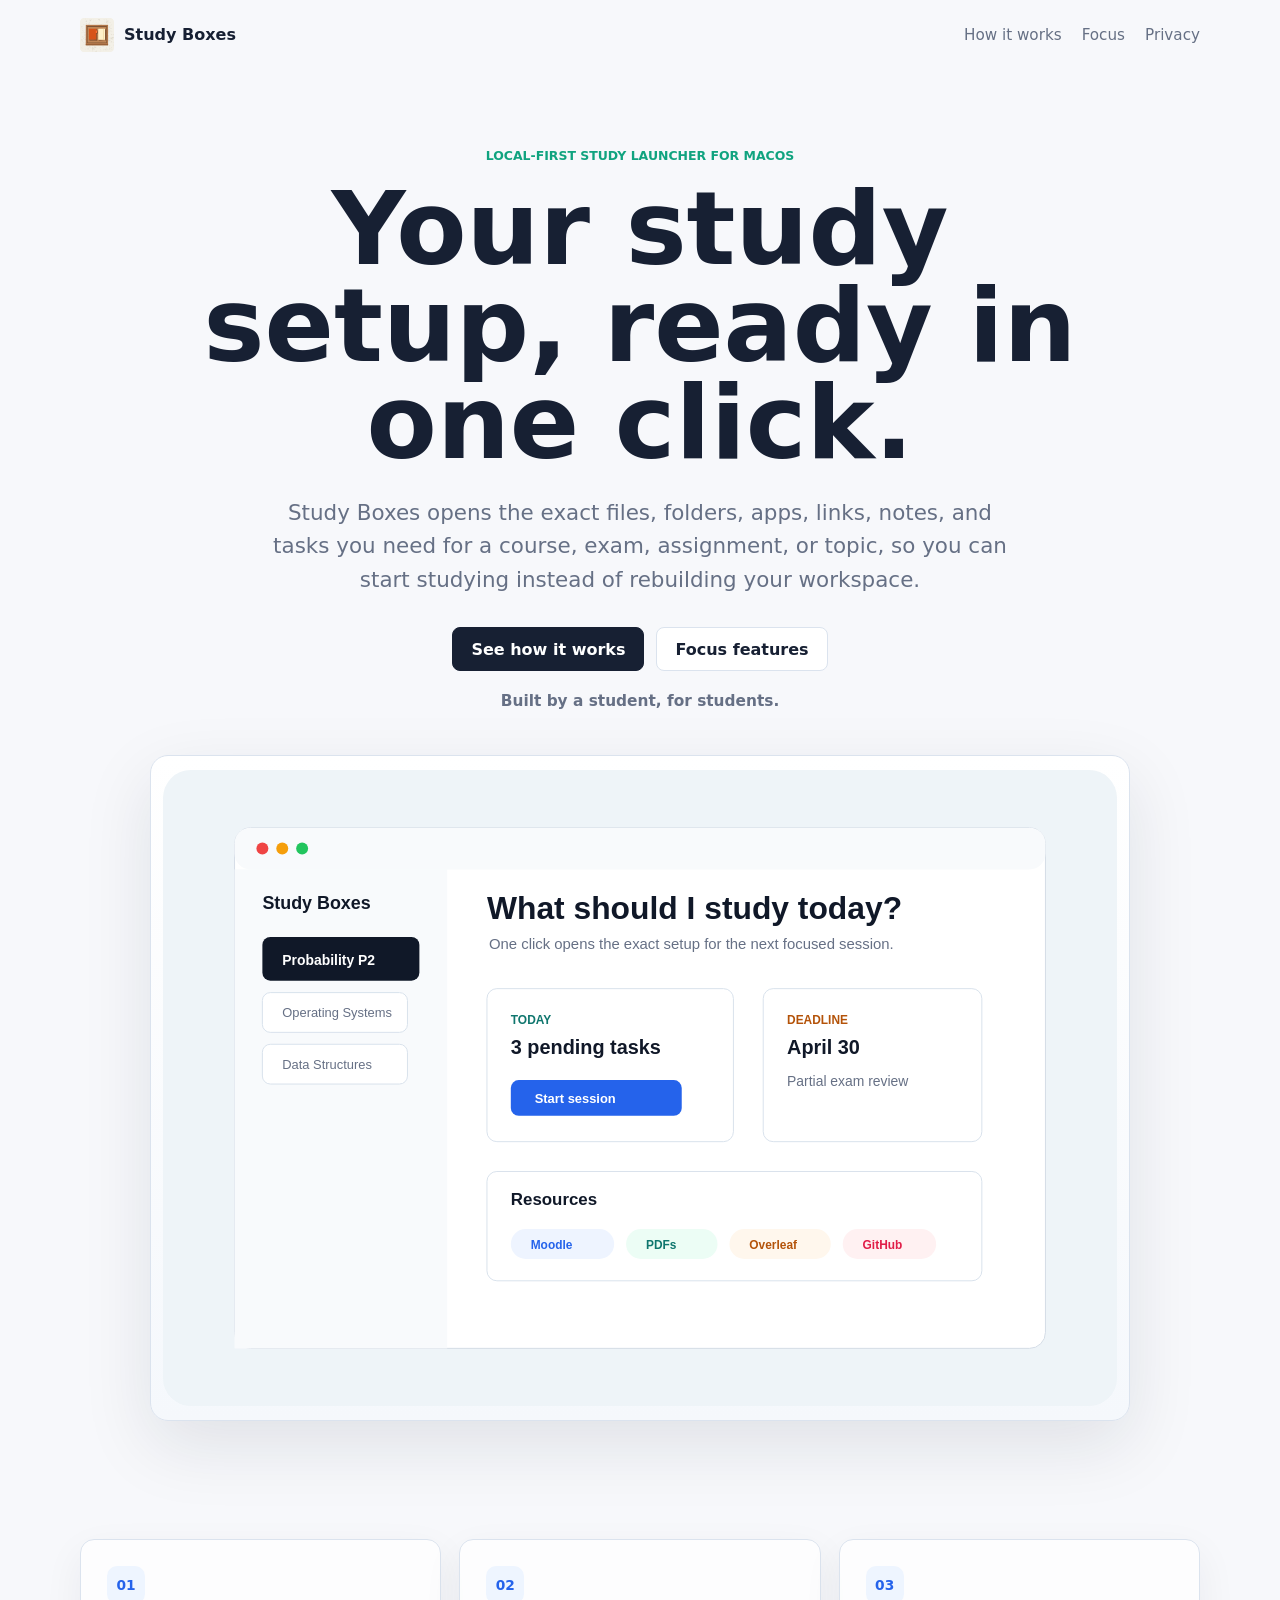
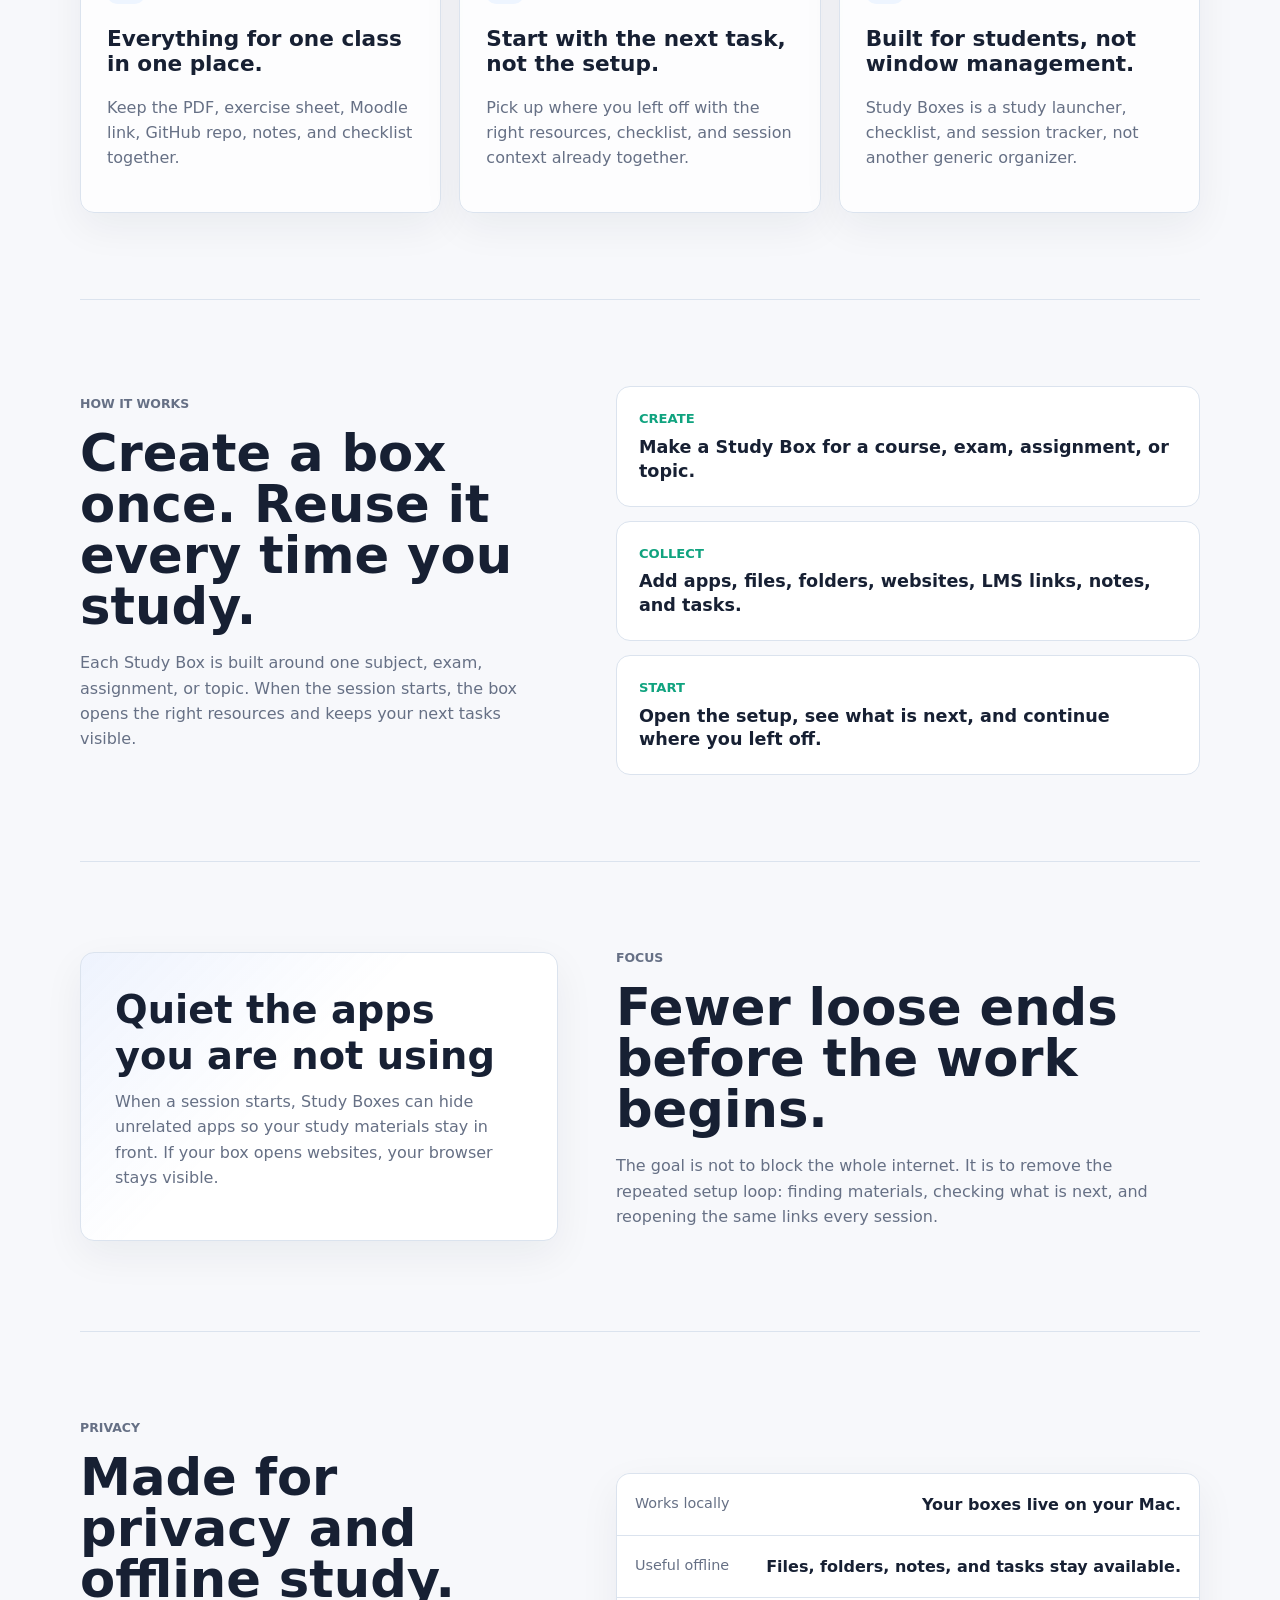
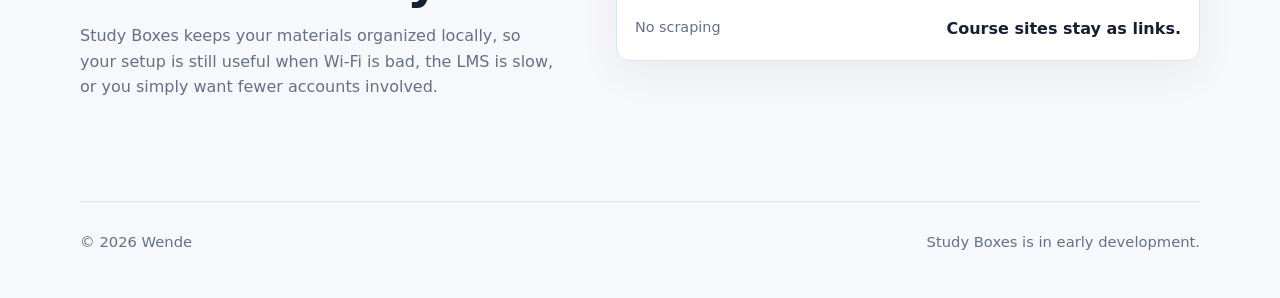
<file: docs/index.html>
<!doctype html>
<html lang="en">
  <head>
    <meta charset="utf-8">
    <meta name="viewport" content="width=device-width, initial-scale=1">
    <meta name="description" content="Study Boxes, a local-first macOS menu bar app for focused study setups.">
    <meta name="theme-color" content="#f3f0e7" media="(prefers-color-scheme: light)">
    <meta name="theme-color" content="#152128" media="(prefers-color-scheme: dark)">
    <title>Study Boxes | Wende</title>
    <link rel="icon" href="assets/favicon.ico" sizes="any">
    <link rel="icon" href="assets/favicon-light.svg" type="image/svg+xml" media="(prefers-color-scheme: light)">
    <link rel="icon" href="assets/favicon-dark.svg" type="image/svg+xml" media="(prefers-color-scheme: dark)">
    <link rel="apple-touch-icon" href="assets/apple-touch-icon.png">
    <link rel="manifest" href="assets/site.webmanifest">
    <link rel="stylesheet" href="styles.css">
  </head>
  <body>
    <header class="site-header">
      <a class="brand" href="index.html" aria-label="Study Boxes home">
        <picture>
          <source srcset="assets/favicon-dark.svg" media="(prefers-color-scheme: dark)">
          <img src="assets/favicon-light.svg" width="34" height="34" alt="">
        </picture>
        <span>Study Boxes</span>
      </a>

      <nav class="nav" aria-label="Main navigation">
        <a href="#how">How it works</a>
        <a href="#focus">Focus</a>
        <a href="#build">Privacy</a>
      </nav>
    </header>

    <main id="top">
      <section class="hero-clean section">
        <p class="kicker">Local-first study launcher for macOS</p>
        <h1>Your study setup, ready in one click.</h1>
        <p class="lead">
          Study Boxes opens the exact files, folders, apps, links, notes, and tasks you need for a
          course, exam, assignment, or topic, so you can start studying instead of rebuilding your workspace.
        </p>
        <div class="actions" aria-label="Page actions">
          <a class="button primary" href="#how">See how it works</a>
          <a class="button" href="#focus">Focus features</a>
        </div>
        <p class="student-note">Built by a student, for students.</p>

        <figure class="hero-visual">
          <img src="assets/study-boxes-preview.svg" width="960" height="640" alt="Study Boxes app dashboard preview">
        </figure>
      </section>

      <section class="section benefit-grid" aria-label="Study Boxes benefits">
        <article>
          <span class="benefit-icon" aria-hidden="true">01</span>
          <h2>Everything for one class in one place.</h2>
          <p>Keep the PDF, exercise sheet, Moodle link, GitHub repo, notes, and checklist together.</p>
        </article>

        <article>
          <span class="benefit-icon" aria-hidden="true">02</span>
          <h2>Start with the next task, not the setup.</h2>
          <p>Pick up where you left off with the right resources, checklist, and session context already together.</p>
        </article>

        <article>
          <span class="benefit-icon" aria-hidden="true">03</span>
          <h2>Built for students, not window management.</h2>
          <p>Study Boxes is a study launcher, checklist, and session tracker, not another generic organizer.</p>
        </article>
      </section>

      <section id="how" class="section split-section">
        <div class="section-copy">
          <p class="kicker">How it works</p>
          <h2>Create a box once. Reuse it every time you study.</h2>
          <p>
            Each Study Box is built around one subject, exam, assignment, or topic. When the
            session starts, the box opens the right resources and keeps your next tasks visible.
          </p>
        </div>

        <ol class="steps">
          <li>
            <span>Create</span>
            <strong>Make a Study Box for a course, exam, assignment, or topic.</strong>
          </li>
          <li>
            <span>Collect</span>
            <strong>Add apps, files, folders, websites, LMS links, notes, and tasks.</strong>
          </li>
          <li>
            <span>Start</span>
            <strong>Open the setup, see what is next, and continue where you left off.</strong>
          </li>
        </ol>
      </section>

      <section id="focus" class="section split-section reverse">
        <div class="section-copy">
          <p class="kicker">Focus</p>
          <h2>Fewer loose ends before the work begins.</h2>
          <p>
            The goal is not to block the whole internet. It is to remove the repeated setup loop:
            finding materials, checking what is next, and reopening the same links every session.
          </p>
        </div>

        <div class="focus-card">
          <h3>Quiet the apps you are not using</h3>
          <p>
            When a session starts, Study Boxes can hide unrelated apps so your study materials stay
            in front. If your box opens websites, your browser stays visible.
          </p>
        </div>
      </section>

      <section id="build" class="section privacy-section">
        <div>
          <p class="kicker">Privacy</p>
          <h2>Made for privacy and offline study.</h2>
          <p>
            Study Boxes keeps your materials organized locally, so your setup is still useful when
            Wi-Fi is bad, the LMS is slow, or you simply want fewer accounts involved.
          </p>
        </div>

        <ul class="privacy-list">
          <li><span>Works locally</span><strong>Your boxes live on your Mac.</strong></li>
          <li><span>Useful offline</span><strong>Files, folders, notes, and tasks stay available.</strong></li>
          <li><span>No scraping</span><strong>Course sites stay as links.</strong></li>
        </ul>
      </section>
    </main>

    <footer class="site-footer">
      <span>&copy; <span data-year></span> Wende</span>
      <span>Study Boxes is in early development.</span>
    </footer>

    <script src="script.js"></script>
  </body>
</html>
</file>
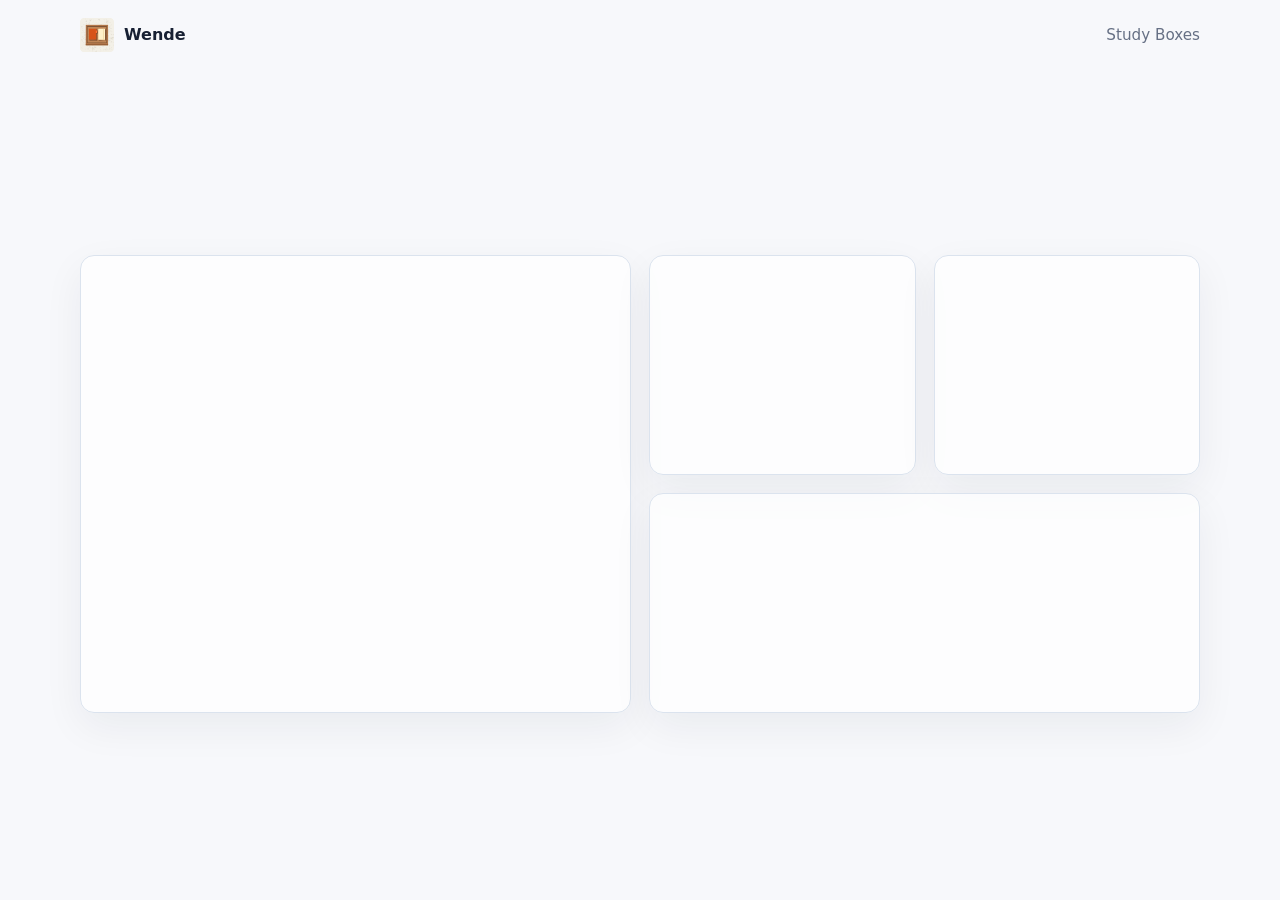
<file: docs/cv/index.html>
<!doctype html>
<html lang="en">
  <head>
    <meta charset="utf-8">
    <meta name="viewport" content="width=device-width, initial-scale=1">
    <meta name="robots" content="noindex">
    <meta name="theme-color" content="#f3f0e7" media="(prefers-color-scheme: light)">
    <meta name="theme-color" content="#152128" media="(prefers-color-scheme: dark)">
    <title>Wende | CV</title>
    <link rel="icon" href="../assets/favicon.ico" sizes="any">
    <link rel="icon" href="../assets/favicon-light.svg" type="image/svg+xml" media="(prefers-color-scheme: light)">
    <link rel="icon" href="../assets/favicon-dark.svg" type="image/svg+xml" media="(prefers-color-scheme: dark)">
    <link rel="apple-touch-icon" href="../assets/apple-touch-icon.png">
    <link rel="manifest" href="../assets/site.webmanifest">
    <link rel="stylesheet" href="../styles.css">
  </head>
  <body>
    <header class="site-header">
      <a class="brand" href="../index.html" aria-label="Study Boxes home">
        <picture>
          <source srcset="../assets/favicon-dark.svg" media="(prefers-color-scheme: dark)">
          <img src="../assets/favicon-light.svg" width="34" height="34" alt="">
        </picture>
        <span>Wende</span>
      </a>

      <nav class="nav" aria-label="Main navigation">
        <a href="../index.html">Study Boxes</a>
      </nav>
    </header>

    <main>
      <section class="section cv-blank" aria-label="Blank CV layout">
        <div class="blank-box large"></div>
        <div class="blank-box"></div>
        <div class="blank-box"></div>
        <div class="blank-box wide"></div>
      </section>
    </main>
  </body>
</html>
</file>
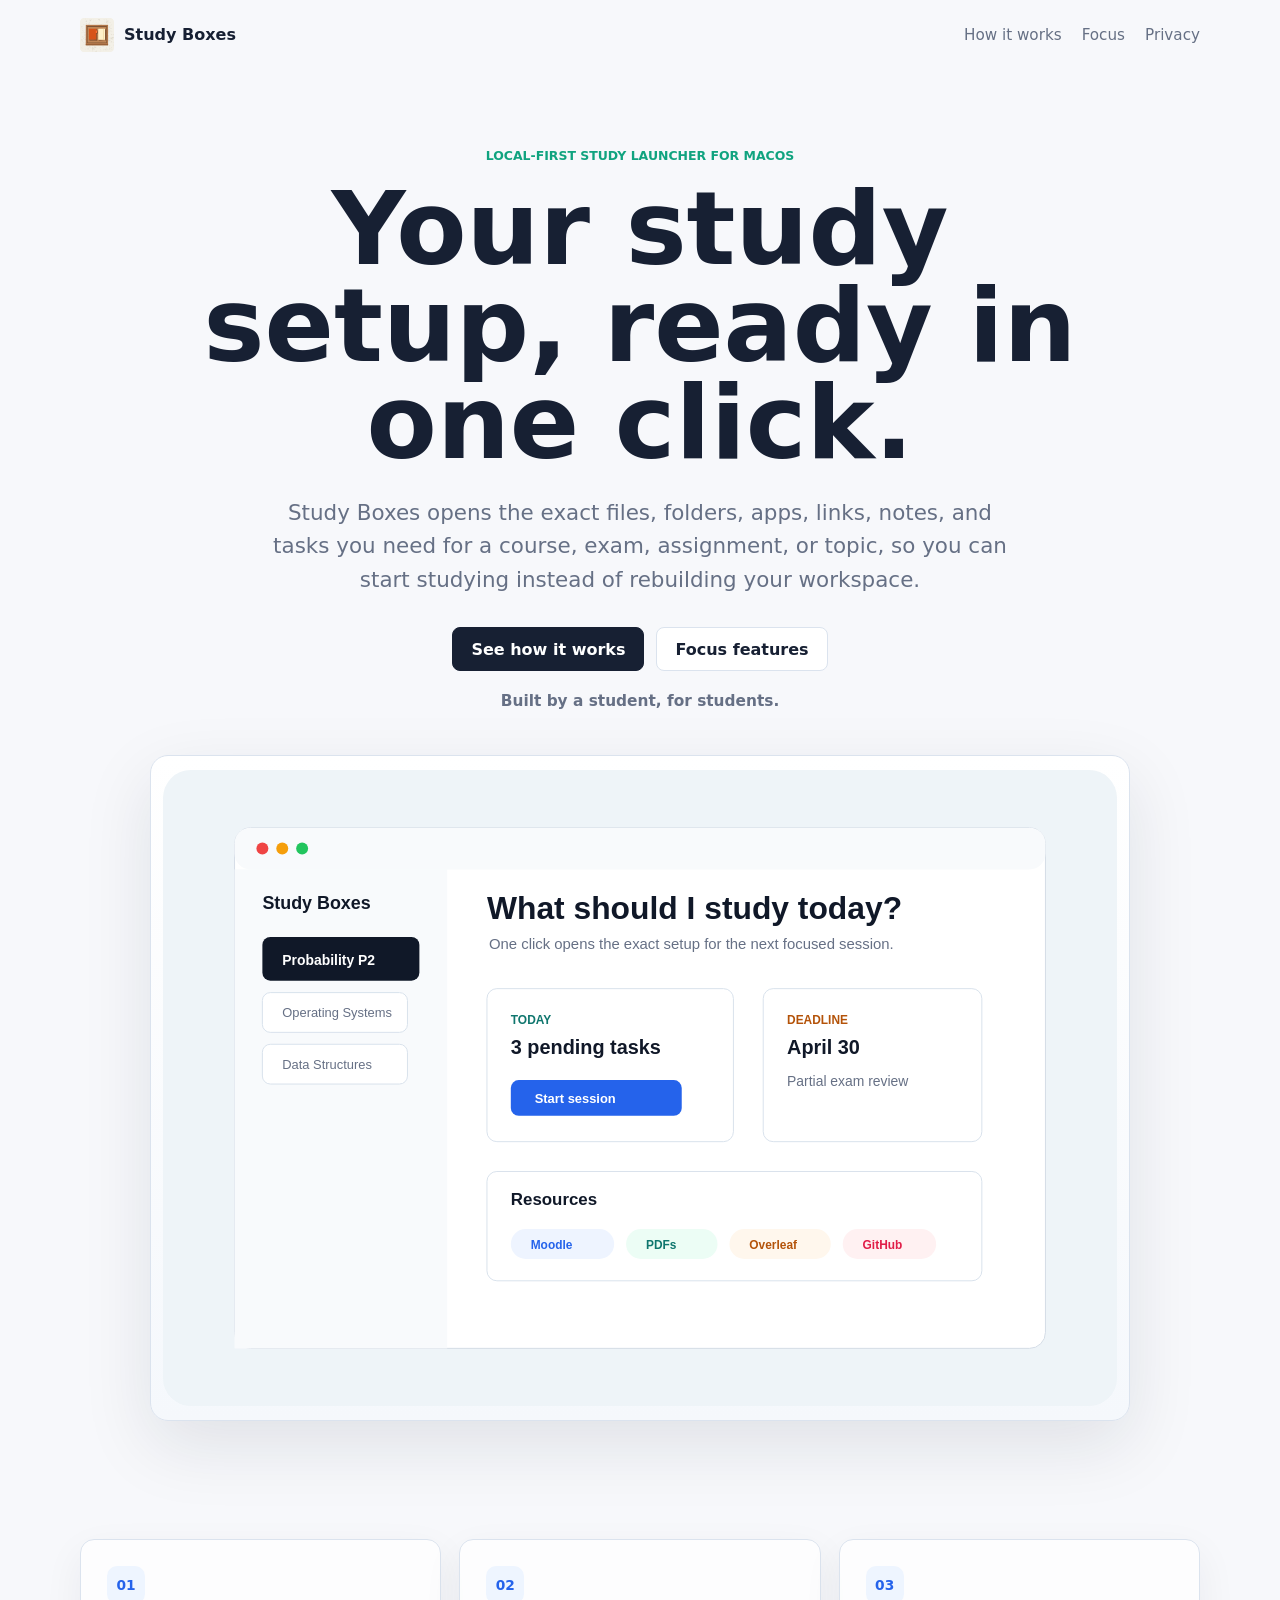
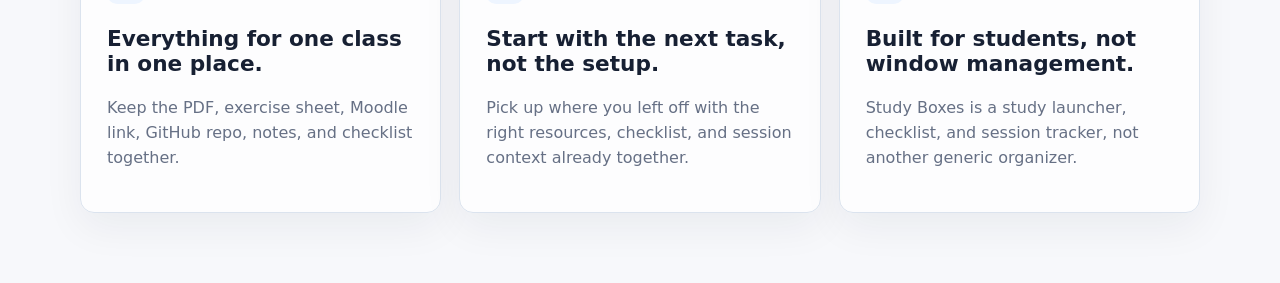
<file: docs/study-boxes.html>
<!doctype html>
<html lang="en">
  <head>
    <meta charset="utf-8">
    <meta http-equiv="refresh" content="0; url=index.html">
    <meta name="viewport" content="width=device-width, initial-scale=1">
    <title>Study Boxes</title>
    <link rel="canonical" href="index.html">
  </head>
  <body>
    <p><a href="index.html">Study Boxes has moved to the homepage.</a></p>
  </body>
</html>
</file>
<file: docs/styles.css>
:root {
  color-scheme: light;
  --bg: #f7f8fb;
  --paper: #ffffff;
  --ink: #172033;
  --muted: #667085;
  --line: #dbe3ee;
  --blue: #2563eb;
  --green: #10a37f;
  --wash: #edf3fb;
  --soft-blue: #eef5ff;
  --shadow: 0 24px 70px rgba(23, 32, 51, 0.10);
}

* {
  box-sizing: border-box;
}

html {
  scroll-behavior: smooth;
}

body {
  margin: 0;
  background: var(--bg);
  color: var(--ink);
  font-family:
    ui-sans-serif, system-ui, -apple-system, BlinkMacSystemFont, "Segoe UI",
    sans-serif;
  line-height: 1.58;
}

a {
  color: inherit;
  text-decoration-color: rgba(37, 99, 235, 0.35);
  text-underline-offset: 0.18em;
}

a:hover {
  color: var(--blue);
}

img {
  display: block;
  max-width: 100%;
}

.site-header,
.section,
.site-footer {
  width: min(1120px, calc(100% - 40px));
  margin-inline: auto;
}

.site-header {
  position: sticky;
  top: 0;
  z-index: 10;
  display: flex;
  align-items: center;
  justify-content: space-between;
  gap: 24px;
  padding: 18px 0;
  background: rgba(247, 248, 251, 0.86);
  backdrop-filter: blur(18px);
}

.brand,
.nav,
.actions {
  display: flex;
  align-items: center;
}

.brand {
  gap: 10px;
  color: var(--ink);
  font-weight: 760;
  text-decoration: none;
}

.brand img {
  width: 34px;
  height: 34px;
}

.nav {
  gap: 20px;
  color: var(--muted);
  font-size: 0.95rem;
}

.nav a {
  text-decoration: none;
}

.section {
  padding: 86px 0;
}

.hero-clean {
  min-height: calc(100vh - 72px);
  display: grid;
  justify-items: center;
  align-content: center;
  text-align: center;
  padding-top: 76px;
}

.kicker {
  margin: 0 0 14px;
  color: var(--green);
  font-size: 0.78rem;
  font-weight: 780;
  letter-spacing: 0;
  text-transform: uppercase;
}

h1,
h2,
h3,
p {
  margin-top: 0;
}

h1 {
  max-width: 900px;
  margin-bottom: 24px;
  font-size: clamp(3.25rem, 8vw, 7.4rem);
  line-height: 0.95;
  letter-spacing: 0;
}

h2 {
  margin-bottom: 18px;
  font-size: clamp(2rem, 4vw, 4rem);
  line-height: 1;
  letter-spacing: 0;
}

h3 {
  margin-bottom: 10px;
  font-size: 1.2rem;
  line-height: 1.2;
}

.lead {
  max-width: 760px;
  margin-bottom: 0;
  color: var(--muted);
  font-size: clamp(1.12rem, 1.7vw, 1.34rem);
}

.actions {
  flex-wrap: wrap;
  justify-content: center;
  gap: 12px;
  margin-top: 30px;
}

.button {
  min-height: 44px;
  display: inline-flex;
  align-items: center;
  justify-content: center;
  border: 1px solid var(--line);
  border-radius: 8px;
  padding: 0 18px;
  background: var(--paper);
  color: var(--ink);
  font: inherit;
  font-weight: 730;
  text-decoration: none;
  cursor: pointer;
}

.button:hover {
  border-color: rgba(37, 99, 235, 0.48);
  color: var(--blue);
}

.button.primary {
  border-color: var(--ink);
  background: var(--ink);
  color: #ffffff;
}

.button.primary:hover {
  border-color: var(--blue);
  background: var(--blue);
  color: #ffffff;
}

.hero-visual {
  width: min(980px, 100%);
  margin: 42px 0 0;
  border: 1px solid var(--line);
  border-radius: 18px;
  padding: 12px;
  background: linear-gradient(180deg, #ffffff, #f5f8fc);
  box-shadow: var(--shadow);
}

.student-note {
  margin: 18px 0 0;
  color: var(--muted);
  font-size: 0.96rem;
  font-weight: 700;
}

.hero-visual img {
  border-radius: 12px;
}

.benefit-grid {
  display: grid;
  grid-template-columns: repeat(3, minmax(0, 1fr));
  gap: 18px;
  padding-top: 32px;
}

.benefit-grid article,
.focus-card,
.privacy-list {
  border: 1px solid var(--line);
  border-radius: 14px;
  background: rgba(255, 255, 255, 0.76);
  box-shadow: 0 14px 40px rgba(23, 32, 51, 0.06);
}

.benefit-grid article {
  padding: 26px;
}

.benefit-icon {
  display: inline-grid;
  width: 38px;
  height: 38px;
  place-items: center;
  margin-bottom: 22px;
  border-radius: 10px;
  background: var(--soft-blue);
  color: var(--blue);
  font-size: 0.86rem;
  font-weight: 800;
}

.benefit-grid h2 {
  font-size: 1.35rem;
  line-height: 1.16;
}

.benefit-grid p,
.section-copy p,
.focus-card p,
.privacy-section p,
.timeline p,
.cv-intro p,
.contact p {
  color: var(--muted);
}

.split-section,
.privacy-section,
.cv-intro {
  display: grid;
  grid-template-columns: minmax(0, 0.9fr) minmax(320px, 1.1fr);
  gap: 58px;
  align-items: center;
}

.split-section,
.privacy-section {
  border-top: 1px solid var(--line);
}

.reverse .section-copy {
  order: 2;
}

.section-copy {
  max-width: 560px;
}

.steps {
  display: grid;
  gap: 14px;
  margin: 0;
  padding: 0;
  list-style: none;
  counter-reset: step;
}

.steps li {
  display: grid;
  gap: 6px;
  border: 1px solid var(--line);
  border-radius: 14px;
  padding: 22px;
  background: var(--paper);
}

.steps span {
  color: var(--green);
  font-size: 0.82rem;
  font-weight: 780;
  text-transform: uppercase;
}

.steps strong {
  font-size: 1.1rem;
  line-height: 1.35;
}

.focus-card {
  padding: 34px;
  background:
    linear-gradient(135deg, rgba(37, 99, 235, 0.08), transparent 44%),
    var(--paper);
}

.focus-card h3 {
  font-size: clamp(1.55rem, 3vw, 2.6rem);
}

.privacy-list,
.quick-facts,
.spec-list {
  display: grid;
  gap: 1px;
  overflow: hidden;
  margin: 0;
  padding: 0;
  border: 1px solid var(--line);
  border-radius: 14px;
  background: var(--line);
  list-style: none;
}

.privacy-list li,
.quick-facts div,
.spec-list li {
  display: flex;
  justify-content: space-between;
  gap: 18px;
  padding: 18px;
  background: var(--paper);
}

.privacy-list span,
.quick-facts dt,
.spec-list span,
time {
  color: var(--muted);
  font-size: 0.9rem;
}

.privacy-list strong,
.spec-list strong {
  text-align: right;
}

.site-footer {
  display: flex;
  justify-content: space-between;
  gap: 20px;
  padding: 28px 0 44px;
  border-top: 1px solid var(--line);
  color: var(--muted);
  font-size: 0.92rem;
}

/* CV page */
.hero {
  min-height: 78vh;
  display: grid;
  grid-template-columns: minmax(0, 1fr) 310px;
  gap: 56px;
  align-items: end;
  border-bottom: 1px solid var(--line);
}

.cv-hero {
  min-height: 64vh;
  grid-template-columns: minmax(0, 900px);
  align-items: center;
}

.hero-copy {
  align-self: center;
}

.quick-facts {
  padding: 0;
}

.quick-facts dd {
  margin: 0;
  font-weight: 720;
  text-align: right;
}

.cv-board {
  display: grid;
  grid-template-columns: repeat(6, 1fr);
  gap: 16px;
}

.cv-card {
  grid-column: span 3;
  border: 1px solid var(--line);
  border-radius: 14px;
  padding: 26px;
  background: rgba(255, 255, 255, 0.92);
  box-shadow: 0 14px 40px rgba(23, 32, 51, 0.06);
}

.cv-card h2 {
  font-size: 1.35rem;
}

.timeline,
.plain-list {
  display: grid;
  gap: 12px;
}

.tag-list,
.plain-list {
  margin: 0;
  padding: 0;
  list-style: none;
}

.tag-list {
  display: flex;
  flex-wrap: wrap;
  gap: 10px;
}

.tag-list li {
  border: 1px solid var(--line);
  border-radius: 999px;
  padding: 8px 12px;
  background: var(--wash);
  color: var(--muted);
  font-size: 0.92rem;
}

.contact {
  margin-bottom: 52px;
  border: 1px solid var(--line);
  border-radius: 14px;
  padding: 42px;
  background: var(--paper);
  box-shadow: 0 14px 40px rgba(23, 32, 51, 0.06);
}

.cv-blank {
  min-height: calc(100vh - 72px);
  display: grid;
  grid-template-columns: repeat(4, minmax(0, 1fr));
  grid-auto-rows: minmax(180px, auto);
  gap: 18px;
  align-content: center;
}

.blank-box {
  min-height: 220px;
  border: 1px solid var(--line);
  border-radius: 14px;
  background: rgba(255, 255, 255, 0.72);
  box-shadow: 0 14px 40px rgba(23, 32, 51, 0.06);
}

.blank-box.large {
  grid-column: span 2;
  grid-row: span 2;
  min-height: 420px;
}

.blank-box.wide {
  grid-column: span 2;
}

@media (max-width: 860px) {
  .site-header,
  .site-footer {
    align-items: flex-start;
    flex-direction: column;
  }

  .section {
    padding: 58px 0;
  }

  .hero-clean {
    min-height: auto;
    padding-top: 72px;
  }

  .benefit-grid,
  .split-section,
  .privacy-section,
  .cv-intro,
  .hero,
  .cv-hero {
    grid-template-columns: 1fr;
    gap: 28px;
  }

  .reverse .section-copy {
    order: 0;
  }

  .cv-card {
    grid-column: span 6;
  }

  .privacy-list li,
  .quick-facts div,
  .spec-list li {
    flex-direction: column;
    gap: 4px;
  }

  .privacy-list strong,
  .quick-facts dd,
  .spec-list strong {
    text-align: left;
  }

  .cv-blank {
    grid-template-columns: 1fr;
  }

  .blank-box.large,
  .blank-box.wide {
    grid-column: span 1;
  }
}

@media (max-width: 560px) {
  .site-header,
  .section,
  .site-footer {
    width: min(100% - 28px, 1120px);
  }

  .nav {
    flex-wrap: wrap;
    gap: 12px;
  }

  h1 {
    font-size: clamp(2.8rem, 15vw, 4.4rem);
  }
}

@media print {
  :root {
    --bg: #ffffff;
    --paper: #ffffff;
    --line: #cfd8e3;
    --shadow: none;
  }

  body {
    background: #ffffff;
  }

  .site-header,
  .hero-visual,
  .actions,
  .site-footer {
    display: none;
  }

  .section {
    width: 100%;
    padding: 22px 0;
    break-inside: avoid;
  }

  h1 {
    font-size: 3.2rem;
  }

  h2 {
    font-size: 1.65rem;
  }
}
</file>
